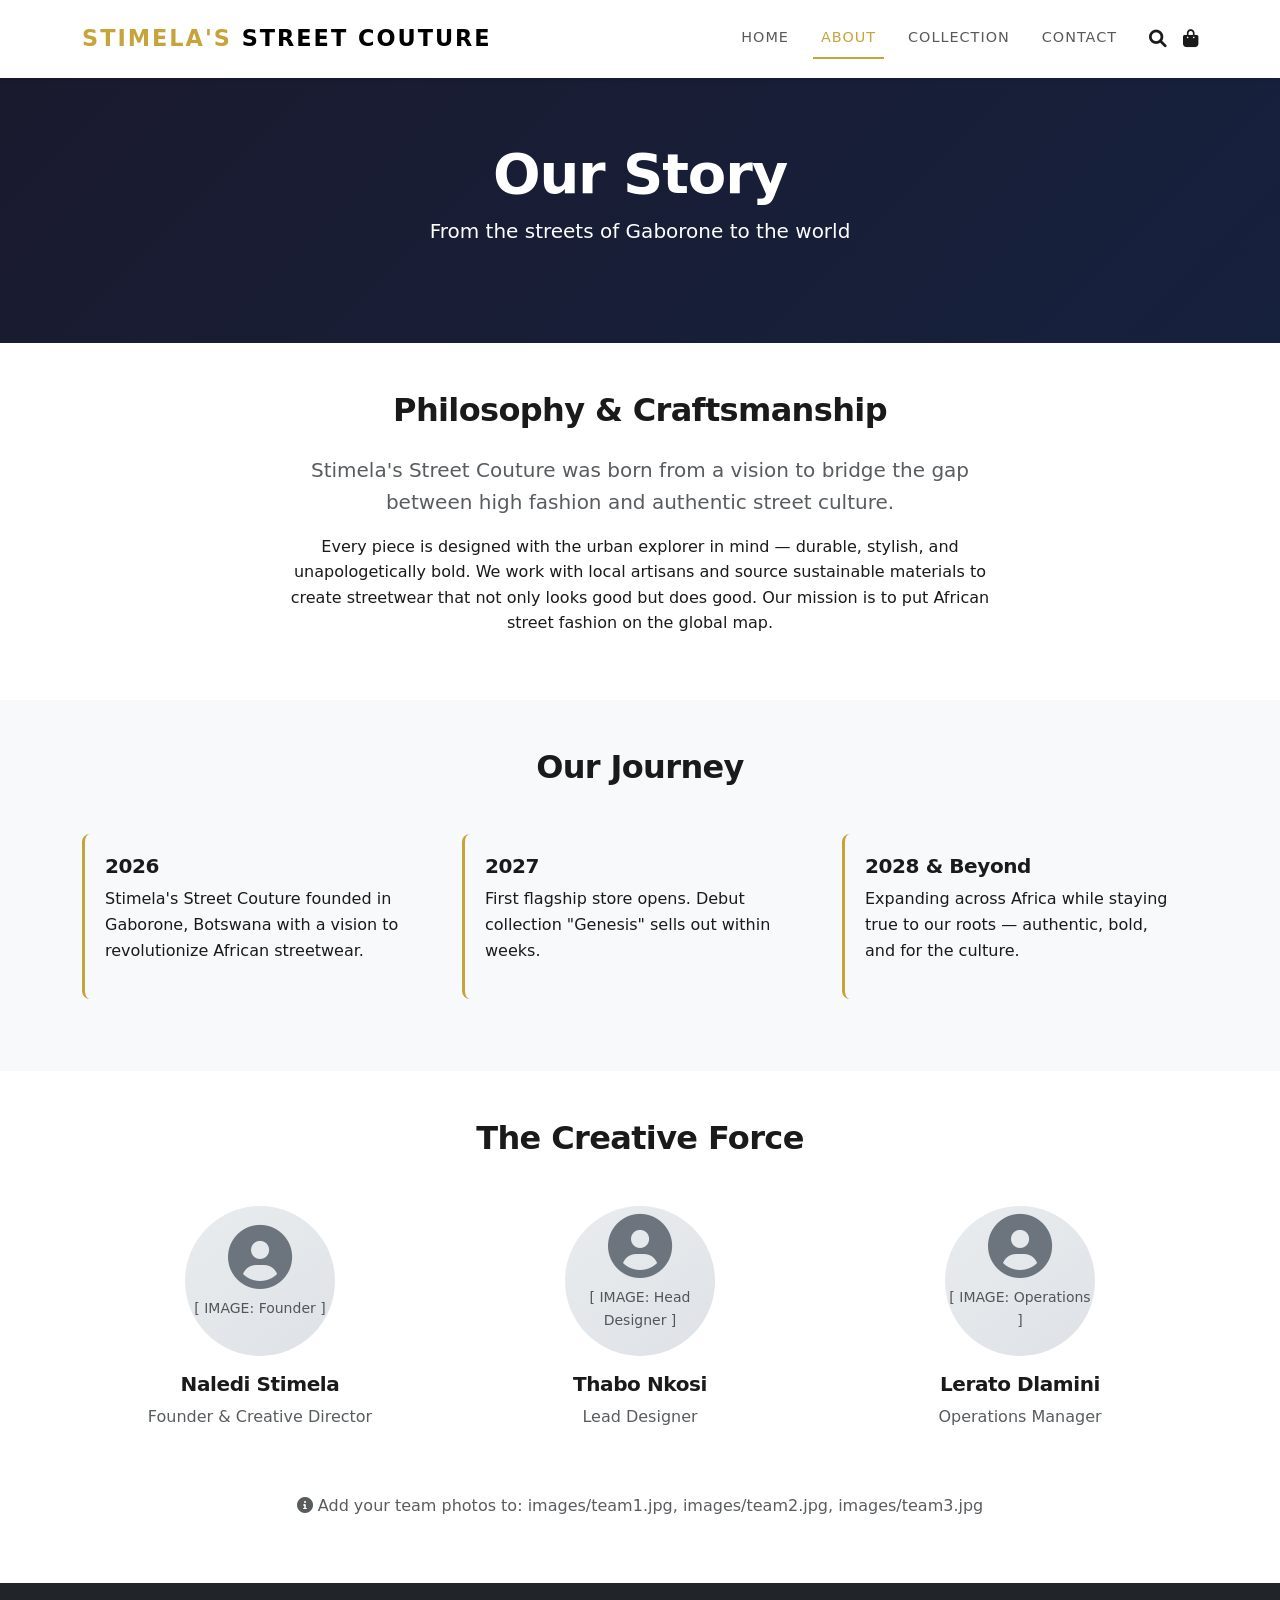
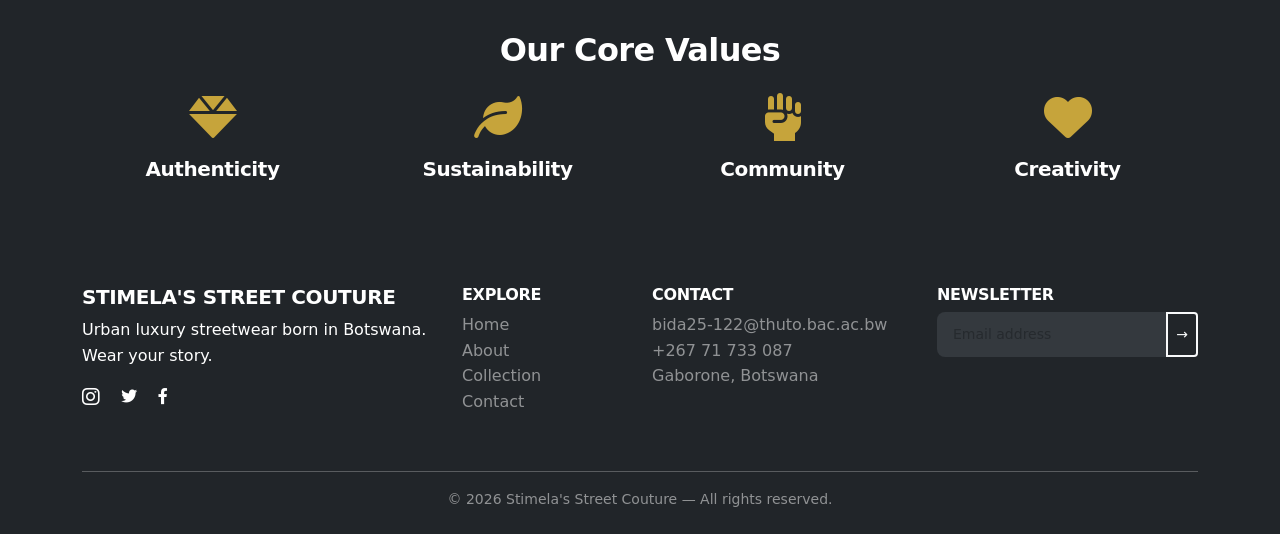
<file: about.html>
<!-- about.html - About Us Page -->
<!DOCTYPE html>
<html lang="en">
<head>
    <meta charset="UTF-8">
    <meta name="viewport" content="width=device-width, initial-scale=1.0">
    <title>Stimela's Street Couture | About - Our Story</title>
    <link href="https://cdn.jsdelivr.net/npm/bootstrap@5.3.0-alpha1/dist/css/bootstrap.min.css" rel="stylesheet">
    <link rel="stylesheet" href="https://cdnjs.cloudflare.com/ajax/libs/font-awesome/6.0.0-beta3/css/all.min.css">
    <link rel="stylesheet" href="css/style.css">
</head>
<body>

<!-- CONSISTENT NAVIGATION -->
<nav class="navbar navbar-expand-lg navbar-light bg-white py-3 shadow-sm fixed-top">
    <div class="container">
        <a class="navbar-brand fw-bold text-uppercase" href="index.html">
            <span class="brand-accent">STIMELA'S</span> STREET COUTURE
        </a>
        <button class="navbar-toggler" type="button" data-bs-toggle="collapse" data-bs-target="#navbarMain" aria-label="Toggle navigation">
            <span class="navbar-toggler-icon"></span>
        </button>
        <div class="collapse navbar-collapse" id="navbarMain">
            <ul class="navbar-nav ms-auto mb-2 mb-lg-0">
                <li class="nav-item"><a class="nav-link" href="index.html">HOME</a></li>
                <li class="nav-item"><a class="nav-link active" href="about.html">ABOUT</a></li>
                <li class="nav-item"><a class="nav-link" href="collection.html">COLLECTION</a></li>
                <li class="nav-item"><a class="nav-link" href="contact.html">CONTACT</a></li>
            </ul>
            <div class="ms-lg-3 d-flex">
                <i class="fas fa-search me-3 search-icon"></i>
                <i class="fas fa-shopping-bag bag-icon"></i>
            </div>
        </div>
    </div>
</nav>

<main>
    <!-- About Hero Section -->
    <section class="about-hero text-white text-center">
        <div class="container">
            <h1 class="display-4 fw-bold">Our Story</h1>
            <p class="lead">From the streets of Gaborone to the world</p>
        </div>
    </section>

    <!-- Our Philosophy -->
    <section class="py-5">
        <div class="container">
            <div class="row justify-content-center">
                <div class="col-lg-8 text-center">
                    <h2 class="fw-bold mb-4">Philosophy & Craftsmanship</h2>
                    <p class="lead text-muted">Stimela's Street Couture was born from a vision to bridge the gap between high fashion and authentic street culture.</p>
                    <p class="mt-3">Every piece is designed with the urban explorer in mind — durable, stylish, and unapologetically bold. We work with local artisans and source sustainable materials to create streetwear that not only looks good but does good. Our mission is to put African street fashion on the global map.</p>
                </div>
            </div>
        </div>
    </section>

    <!-- Timeline Section -->
    <section class="py-5 bg-light">
        <div class="container">
            <h2 class="text-center fw-bold mb-5">Our Journey</h2>
            <div class="row">
                <div class="col-md-4 mb-4">
                    <div class="timeline-item">
                        <h3 class="h5 fw-bold">2026</h3>
                        <p>Stimela's Street Couture founded in Gaborone, Botswana with a vision to revolutionize African streetwear.</p>
                    </div>
                </div>
                <div class="col-md-4 mb-4">
                    <div class="timeline-item">
                        <h3 class="h5 fw-bold">2027</h3>
                        <p>First flagship store opens. Debut collection "Genesis" sells out within weeks.</p>
                    </div>
                </div>
                <div class="col-md-4 mb-4">
                    <div class="timeline-item">
                        <h3 class="h5 fw-bold">2028 & Beyond</h3>
                        <p>Expanding across Africa while staying true to our roots — authentic, bold, and for the culture.</p>
                    </div>
                </div>
            </div>
        </div>
    </section>

    <!-- Team Section with Image Placeholders -->
    <section class="py-5">
        <div class="container">
            <h2 class="text-center fw-bold mb-5">The Creative Force</h2>
            <div class="row text-center">
                <div class="col-md-4 mb-4">
                    <div class="team-placeholder d-flex flex-column align-items-center justify-content-center">
                        <i class="fas fa-user-circle fa-4x text-secondary"></i>
                        <p class="small text-muted mt-2">[ IMAGE: Founder ]</p>
                    </div>
                    <h5 class="mt-3 fw-bold">Naledi Stimela</h5>
                    <p class="text-muted">Founder & Creative Director</p>
                </div>
                <div class="col-md-4 mb-4">
                    <div class="team-placeholder d-flex flex-column align-items-center justify-content-center">
                        <i class="fas fa-user-circle fa-4x text-secondary"></i>
                        <p class="small text-muted mt-2">[ IMAGE: Head Designer ]</p>
                    </div>
                    <h5 class="mt-3 fw-bold">Thabo Nkosi</h5>
                    <p class="text-muted">Lead Designer</p>
                </div>
                <div class="col-md-4 mb-4">
                    <div class="team-placeholder d-flex flex-column align-items-center justify-content-center">
                        <i class="fas fa-user-circle fa-4x text-secondary"></i>
                        <p class="small text-muted mt-2">[ IMAGE: Operations ]</p>
                    </div>
                    <h5 class="mt-3 fw-bold">Lerato Dlamini</h5>
                    <p class="text-muted">Operations Manager</p>
                </div>
            </div>
            <p class="text-center text-muted mt-4"><i class="fas fa-info-circle"></i> Add your team photos to: images/team1.jpg, images/team2.jpg, images/team3.jpg</p>
        </div>
    </section>

    <!-- Values Section -->
    <section class="py-5 bg-dark text-white">
        <div class="container text-center">
            <h2 class="fw-bold mb-4">Our Core Values</h2>
            <div class="row g-4">
                <div class="col-md-3">
                    <i class="fas fa-gem fa-3x text-gold mb-3"></i>
                    <h5>Authenticity</h5>
                </div>
                <div class="col-md-3">
                    <i class="fas fa-leaf fa-3x text-gold mb-3"></i>
                    <h5>Sustainability</h5>
                </div>
                <div class="col-md-3">
                    <i class="fas fa-hand-fist fa-3x text-gold mb-3"></i>
                    <h5>Community</h5>
                </div>
                <div class="col-md-3">
                    <i class="fas fa-heart fa-3x text-gold mb-3"></i>
                    <h5>Creativity</h5>
                </div>
            </div>
        </div>
    </section>
</main>

<!-- Footer -->
<footer class="bg-dark text-white pt-5 pb-4 mt-0">
    <div class="container">
        <div class="row">
            <div class="col-md-4 mb-4">
                <h5 class="text-uppercase fw-bold">STIMELA'S STREET COUTURE</h5>
                <p>Urban luxury streetwear born in Botswana. Wear your story.</p>
                <div class="social-icons">
                    <a href="#" class="text-white me-3"><i class="fab fa-instagram fa-lg"></i></a>
                    <a href="#" class="text-white me-3"><i class="fab fa-twitter"></i></a>
                    <a href="#" class="text-white"><i class="fab fa-facebook-f"></i></a>
                </div>
            </div>
            <div class="col-md-2 mb-4">
                <h6>EXPLORE</h6>
                <ul class="list-unstyled">
                    <li><a href="index.html" class="text-white-50 text-decoration-none">Home</a></li>
                    <li><a href="about.html" class="text-white-50 text-decoration-none">About</a></li>
                    <li><a href="collection.html" class="text-white-50 text-decoration-none">Collection</a></li>
                    <li><a href="contact.html" class="text-white-50 text-decoration-none">Contact</a></li>
                </ul>
            </div>
            <div class="col-md-3 mb-4">
                <h6>CONTACT</h6>
                <p class="text-white-50">bida25-122@thuto.bac.ac.bw<br>+267 71 733 087<br>Gaborone, Botswana</p>
            </div>
            <div class="col-md-3 mb-4">
                <h6>NEWSLETTER</h6>
                <div class="input-group">
                    <input type="email" class="form-control form-control-sm bg-secondary bg-opacity-25 border-0" placeholder="Email address">
                    <button class="btn btn-outline-light btn-sm" type="button">→</button>
                </div>
            </div>
        </div>
        <hr class="opacity-25">
        <div class="text-center text-white-50 small">© 2026 Stimela's Street Couture — All rights reserved.</div>
    </div>
</footer>

<script src="https://cdn.jsdelivr.net/npm/bootstrap@5.3.0-alpha1/dist/js/bootstrap.bundle.min.js"></script>
<script src="js/script.js"></script>
</body>
</html>
</file>
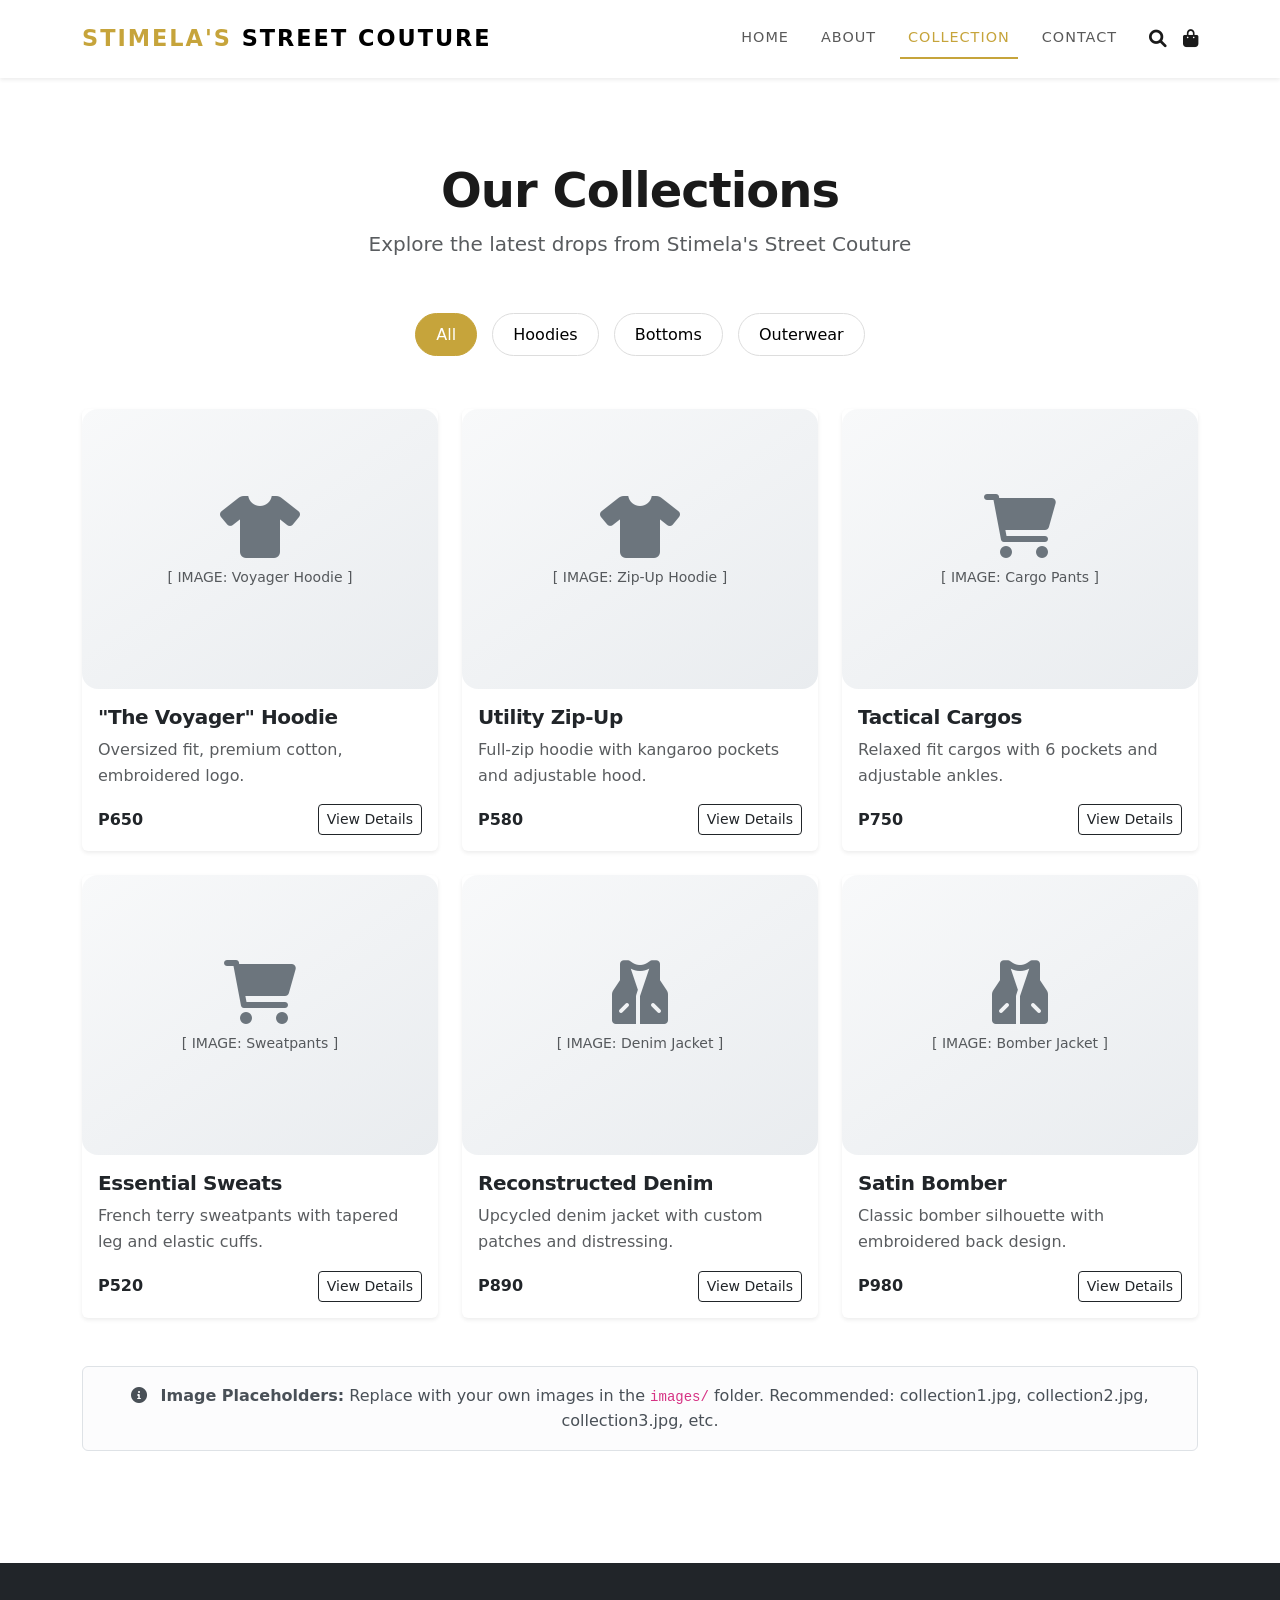
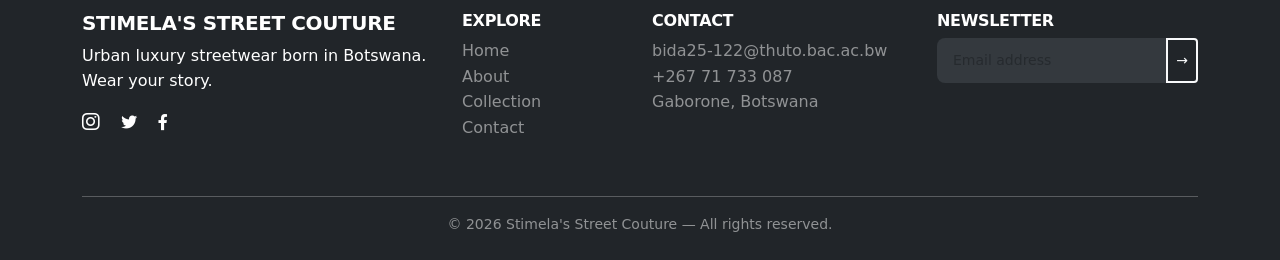
<file: collection.html>
<!-- collection.html - Collection / Gallery Page -->
<!DOCTYPE html>
<html lang="en">
<head>
    <meta charset="UTF-8">
    <meta name="viewport" content="width=device-width, initial-scale=1.0">
    <title>Stimela's Street Couture | Collection - Browse Our Drops</title>
    <link href="https://cdn.jsdelivr.net/npm/bootstrap@5.3.0-alpha1/dist/css/bootstrap.min.css" rel="stylesheet">
    <link rel="stylesheet" href="https://cdnjs.cloudflare.com/ajax/libs/font-awesome/6.0.0-beta3/css/all.min.css">
    <link rel="stylesheet" href="css/style.css">
</head>
<body>

<!-- CONSISTENT NAVIGATION -->
<nav class="navbar navbar-expand-lg navbar-light bg-white py-3 shadow-sm fixed-top">
    <div class="container">
        <a class="navbar-brand fw-bold text-uppercase" href="index.html">
            <span class="brand-accent">STIMELA'S</span> STREET COUTURE
        </a>
        <button class="navbar-toggler" type="button" data-bs-toggle="collapse" data-bs-target="#navbarMain" aria-label="Toggle navigation">
            <span class="navbar-toggler-icon"></span>
        </button>
        <div class="collapse navbar-collapse" id="navbarMain">
            <ul class="navbar-nav ms-auto mb-2 mb-lg-0">
                <li class="nav-item"><a class="nav-link" href="index.html">HOME</a></li>
                <li class="nav-item"><a class="nav-link" href="about.html">ABOUT</a></li>
                <li class="nav-item"><a class="nav-link active" href="collection.html">COLLECTION</a></li>
                <li class="nav-item"><a class="nav-link" href="contact.html">CONTACT</a></li>
            </ul>
            <div class="ms-lg-3 d-flex">
                <i class="fas fa-search me-3 search-icon"></i>
                <i class="fas fa-shopping-bag bag-icon"></i>
            </div>
        </div>
    </div>
</nav>

<main class="pt-4">
    <div class="container py-5">
        <div class="text-center mb-5">
            <h1 class="fw-bold display-5">Our Collections</h1>
            <p class="lead text-muted">Explore the latest drops from Stimela's Street Couture</p>
        </div>

        <!-- Filter Buttons (JavaScript powered) -->
        <div class="text-center mb-5">
            <button class="filter-btn active-filter" data-filter="all">All</button>
            <button class="filter-btn" data-filter="hoodies">Hoodies</button>
            <button class="filter-btn" data-filter="bottoms">Bottoms</button>
            <button class="filter-btn" data-filter="outerwear">Outerwear</button>
        </div>

        <!-- Collection Grid - IMAGE PLACEHOLDERS -->
        <div class="row g-4" id="collectionGrid">
            <!-- Hoodies -->
            <div class="col-md-6 col-lg-4 collection-item" data-category="hoodies">
                <div class="card h-100 border-0 shadow-sm">
                    <div class="collection-img-placeholder d-flex flex-column align-items-center justify-content-center">
                        <i class="fas fa-tshirt fa-4x text-secondary mb-2"></i>
                        <p class="small text-muted">[ IMAGE: Voyager Hoodie ]</p>
                    </div>
                    <div class="card-body">
                        <h5 class="card-title fw-bold">"The Voyager" Hoodie</h5>
                        <p class="card-text text-muted">Oversized fit, premium cotton, embroidered logo.</p>
                        <div class="d-flex justify-content-between align-items-center">
                            <span class="fw-bold">P650</span>
                            <a href="#" class="btn btn-sm btn-outline-dark">View Details</a>
                        </div>
                    </div>
                </div>
            </div>
            <div class="col-md-6 col-lg-4 collection-item" data-category="hoodies">
                <div class="card h-100 border-0 shadow-sm">
                    <div class="collection-img-placeholder d-flex flex-column align-items-center justify-content-center">
                        <i class="fas fa-tshirt fa-4x text-secondary mb-2"></i>
                        <p class="small text-muted">[ IMAGE: Zip-Up Hoodie ]</p>
                    </div>
                    <div class="card-body">
                        <h5 class="card-title fw-bold">Utility Zip-Up</h5>
                        <p class="card-text text-muted">Full-zip hoodie with kangaroo pockets and adjustable hood.</p>
                        <div class="d-flex justify-content-between align-items-center">
                            <span class="fw-bold">P580</span>
                            <a href="#" class="btn btn-sm btn-outline-dark">View Details</a>
                        </div>
                    </div>
                </div>
            </div>
            <!-- Bottoms -->
            <div class="col-md-6 col-lg-4 collection-item" data-category="bottoms">
                <div class="card h-100 border-0 shadow-sm">
                    <div class="collection-img-placeholder d-flex flex-column align-items-center justify-content-center">
                        <i class="fas fa-shopping-cart fa-4x text-secondary mb-2"></i>
                        <p class="small text-muted">[ IMAGE: Cargo Pants ]</p>
                    </div>
                    <div class="card-body">
                        <h5 class="card-title fw-bold">Tactical Cargos</h5>
                        <p class="card-text text-muted">Relaxed fit cargos with 6 pockets and adjustable ankles.</p>
                        <div class="d-flex justify-content-between align-items-center">
                            <span class="fw-bold">P750</span>
                            <a href="#" class="btn btn-sm btn-outline-dark">View Details</a>
                        </div>
                    </div>
                </div>
            </div>
            <div class="col-md-6 col-lg-4 collection-item" data-category="bottoms">
                <div class="card h-100 border-0 shadow-sm">
                    <div class="collection-img-placeholder d-flex flex-column align-items-center justify-content-center">
                        <i class="fas fa-shopping-cart fa-4x text-secondary mb-2"></i>
                        <p class="small text-muted">[ IMAGE: Sweatpants ]</p>
                    </div>
                    <div class="card-body">
                        <h5 class="card-title fw-bold">Essential Sweats</h5>
                        <p class="card-text text-muted">French terry sweatpants with tapered leg and elastic cuffs.</p>
                        <div class="d-flex justify-content-between align-items-center">
                            <span class="fw-bold">P520</span>
                            <a href="#" class="btn btn-sm btn-outline-dark">View Details</a>
                        </div>
                    </div>
                </div>
            </div>
            <!-- Outerwear -->
            <div class="col-md-6 col-lg-4 collection-item" data-category="outerwear">
                <div class="card h-100 border-0 shadow-sm">
                    <div class="collection-img-placeholder d-flex flex-column align-items-center justify-content-center">
                        <i class="fas fa-vest fa-4x text-secondary mb-2"></i>
                        <p class="small text-muted">[ IMAGE: Denim Jacket ]</p>
                    </div>
                    <div class="card-body">
                        <h5 class="card-title fw-bold">Reconstructed Denim</h5>
                        <p class="card-text text-muted">Upcycled denim jacket with custom patches and distressing.</p>
                        <div class="d-flex justify-content-between align-items-center">
                            <span class="fw-bold">P890</span>
                            <a href="#" class="btn btn-sm btn-outline-dark">View Details</a>
                        </div>
                    </div>
                </div>
            </div>
            <div class="col-md-6 col-lg-4 collection-item" data-category="outerwear">
                <div class="card h-100 border-0 shadow-sm">
                    <div class="collection-img-placeholder d-flex flex-column align-items-center justify-content-center">
                        <i class="fas fa-vest fa-4x text-secondary mb-2"></i>
                        <p class="small text-muted">[ IMAGE: Bomber Jacket ]</p>
                    </div>
                    <div class="card-body">
                        <h5 class="card-title fw-bold">Satin Bomber</h5>
                        <p class="card-text text-muted">Classic bomber silhouette with embroidered back design.</p>
                        <div class="d-flex justify-content-between align-items-center">
                            <span class="fw-bold">P980</span>
                            <a href="#" class="btn btn-sm btn-outline-dark">View Details</a>
                        </div>
                    </div>
                </div>
            </div>
        </div>

        <!-- Image Instructions -->
        <div class="alert alert-light mt-5 text-center border">
            <i class="fas fa-info-circle me-2"></i>
            <strong>Image Placeholders:</strong> Replace with your own images in the <code>images/</code> folder. 
            Recommended: collection1.jpg, collection2.jpg, collection3.jpg, etc.
        </div>
    </div>
</main>

<!-- Footer -->
<footer class="bg-dark text-white pt-5 pb-4 mt-5">
    <div class="container">
        <div class="row">
            <div class="col-md-4 mb-4">
                <h5 class="text-uppercase fw-bold">STIMELA'S STREET COUTURE</h5>
                <p>Urban luxury streetwear born in Botswana. Wear your story.</p>
                <div class="social-icons">
                    <a href="#" class="text-white me-3"><i class="fab fa-instagram fa-lg"></i></a>
                    <a href="#" class="text-white me-3"><i class="fab fa-twitter"></i></a>
                    <a href="#" class="text-white"><i class="fab fa-facebook-f"></i></a>
                </div>
            </div>
            <div class="col-md-2 mb-4">
                <h6>EXPLORE</h6>
                <ul class="list-unstyled">
                    <li><a href="index.html" class="text-white-50 text-decoration-none">Home</a></li>
                    <li><a href="about.html" class="text-white-50 text-decoration-none">About</a></li>
                    <li><a href="collection.html" class="text-white-50 text-decoration-none">Collection</a></li>
                    <li><a href="contact.html" class="text-white-50 text-decoration-none">Contact</a></li>
                </ul>
            </div>
            <div class="col-md-3 mb-4">
                <h6>CONTACT</h6>
                <p class="text-white-50">bida25-122@thuto.bac.ac.bw<br>+267 71 733 087<br>Gaborone, Botswana</p>
            </div>
            <div class="col-md-3 mb-4">
                <h6>NEWSLETTER</h6>
                <div class="input-group">
                    <input type="email" class="form-control form-control-sm bg-secondary bg-opacity-25 border-0" placeholder="Email address">
                    <button class="btn btn-outline-light btn-sm" type="button">→</button>
                </div>
            </div>
        </div>
        <hr class="opacity-25">
        <div class="text-center text-white-50 small">© 2026 Stimela's Street Couture — All rights reserved.</div>
    </div>
</footer>

<script src="https://cdn.jsdelivr.net/npm/bootstrap@5.3.0-alpha1/dist/js/bootstrap.bundle.min.js"></script>
<script src="js/script.js"></script>
</body>
</html>
</file>
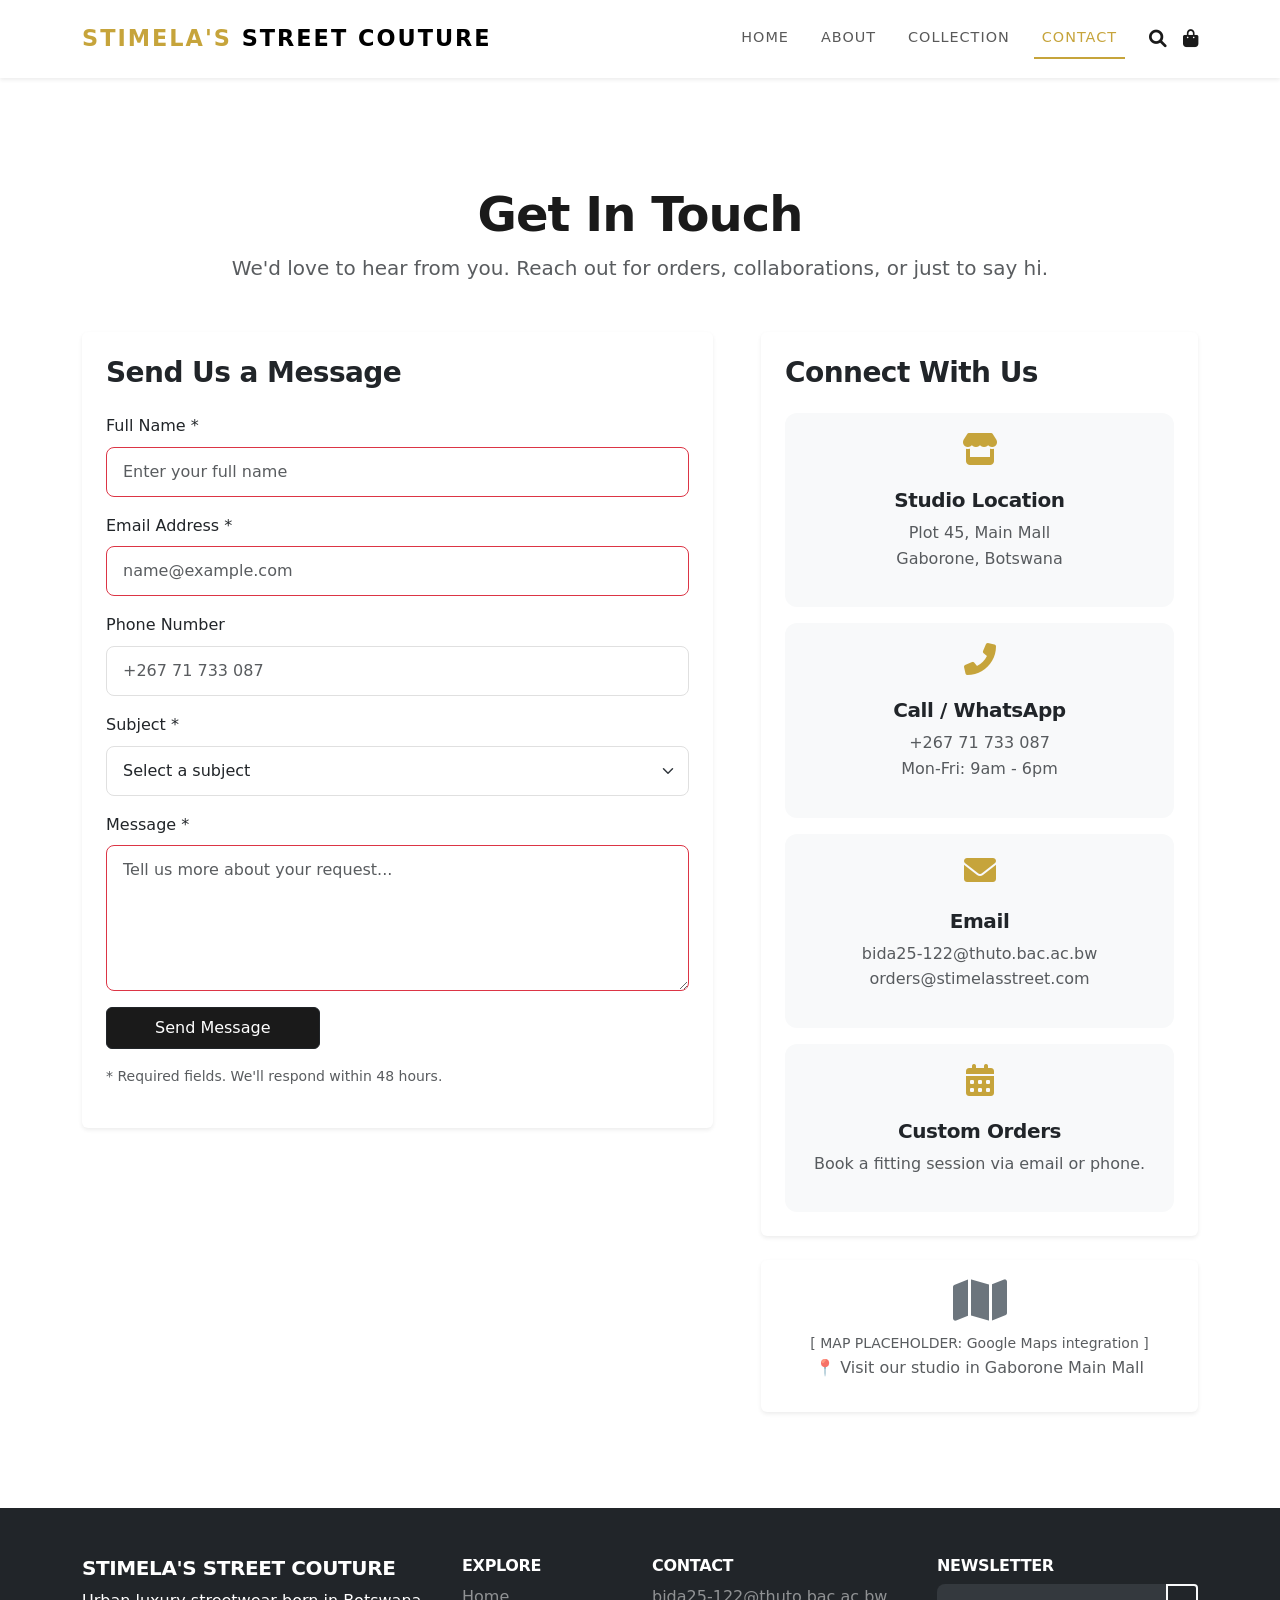
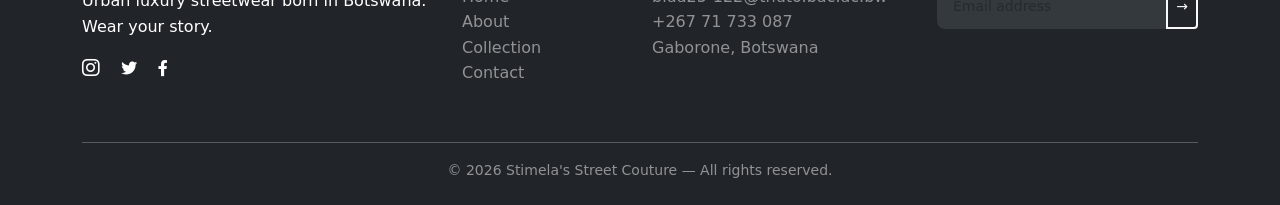
<file: contact.html>
<!-- contact.html - Contact Page with HTML5 Form -->
<!DOCTYPE html>
<html lang="en">
<head>
    <meta charset="UTF-8">
    <meta name="viewport" content="width=device-width, initial-scale=1.0">
    <title>Stimela's Street Couture | Contact - Get In Touch</title>
    <link href="https://cdn.jsdelivr.net/npm/bootstrap@5.3.0-alpha1/dist/css/bootstrap.min.css" rel="stylesheet">
    <link rel="stylesheet" href="https://cdnjs.cloudflare.com/ajax/libs/font-awesome/6.0.0-beta3/css/all.min.css">
    <link rel="stylesheet" href="css/style.css">
</head>
<body>

<!-- CONSISTENT NAVIGATION -->
<nav class="navbar navbar-expand-lg navbar-light bg-white py-3 shadow-sm fixed-top">
    <div class="container">
        <a class="navbar-brand fw-bold text-uppercase" href="index.html">
            <span class="brand-accent">STIMELA'S</span> STREET COUTURE
        </a>
        <button class="navbar-toggler" type="button" data-bs-toggle="collapse" data-bs-target="#navbarMain" aria-label="Toggle navigation">
            <span class="navbar-toggler-icon"></span>
        </button>
        <div class="collapse navbar-collapse" id="navbarMain">
            <ul class="navbar-nav ms-auto mb-2 mb-lg-0">
                <li class="nav-item"><a class="nav-link" href="index.html">HOME</a></li>
                <li class="nav-item"><a class="nav-link" href="about.html">ABOUT</a></li>
                <li class="nav-item"><a class="nav-link" href="collection.html">COLLECTION</a></li>
                <li class="nav-item"><a class="nav-link active" href="contact.html">CONTACT</a></li>
            </ul>
            <div class="ms-lg-3 d-flex">
                <i class="fas fa-search me-3 search-icon"></i>
                <i class="fas fa-shopping-bag bag-icon"></i>
            </div>
        </div>
    </div>
</nav>

<main class="pt-5">
    <div class="container py-5">
        <div class="text-center mb-5">
            <h1 class="fw-bold display-5">Get In Touch</h1>
            <p class="lead text-muted">We'd love to hear from you. Reach out for orders, collaborations, or just to say hi.</p>
        </div>

        <div class="row g-5">
            <!-- Contact Form with HTML5 validation attributes -->
            <div class="col-lg-7">
                <div class="card border-0 shadow-sm p-4">
                    <h3 class="fw-bold mb-4">Send Us a Message</h3>
                    <form id="contactForm" novalidate>
                        <div class="mb-3">
                            <label for="name" class="form-label">Full Name *</label>
                            <input type="text" class="form-control" id="name" name="name" required minlength="2" placeholder="Enter your full name">
                            <div class="invalid-feedback">Please enter your full name.</div>
                        </div>
                        <div class="mb-3">
                            <label for="email" class="form-label">Email Address *</label>
                            <input type="email" class="form-control" id="email" name="email" required placeholder="name@example.com">
                            <div class="invalid-feedback">Please enter a valid email address.</div>
                        </div>
                        <div class="mb-3">
                            <label for="phone" class="form-label">Phone Number</label>
                            <input type="tel" class="form-control" id="phone" name="phone" placeholder="+267 71 733 087">
                        </div>
                        <div class="mb-3">
                            <label for="subject" class="form-label">Subject *</label>
                            <select class="form-select" id="subject" name="subject" required>
                                <option value="">Select a subject</option>
                                <option value="order">Order Inquiry</option>
                                <option value="custom">Custom Design Request</option>
                                <option value="collaboration">Collaboration</option>
                                <option value="general">General Inquiry</option>
                            </select>
                            <div class="invalid-feedback">Please select a subject.</div>
                        </div>
                        <div class="mb-3">
                            <label for="message" class="form-label">Message *</label>
                            <textarea class="form-control" id="message" name="message" rows="5" required minlength="10" placeholder="Tell us more about your request..."></textarea>
                            <div class="invalid-feedback">Please enter your message (at least 10 characters).</div>
                        </div>
                        <button type="submit" class="btn btn-dark px-5 py-2">Send Message</button>
                        <p class="small text-muted mt-3">* Required fields. We'll respond within 48 hours.</p>
                    </form>
                </div>
            </div>

            <!-- Contact Information - UPDATED with new details -->
            <div class="col-lg-5">
                <div class="card border-0 shadow-sm p-4">
                    <h3 class="fw-bold mb-4">Connect With Us</h3>
                    <div class="contact-info-item mb-3">
                        <i class="fas fa-store fa-2x"></i>
                        <h5 class="mt-2">Studio Location</h5>
                        <p class="text-muted">Plot 45, Main Mall<br>Gaborone, Botswana</p>
                    </div>
                    <div class="contact-info-item mb-3">
                        <i class="fas fa-phone-alt fa-2x"></i>
                        <h5 class="mt-2">Call / WhatsApp</h5>
                        <p class="text-muted">+267 71 733 087<br>Mon-Fri: 9am - 6pm</p>
                    </div>
                    <div class="contact-info-item mb-3">
                        <i class="fas fa-envelope fa-2x"></i>
                        <h5 class="mt-2">Email</h5>
                        <p class="text-muted">bida25-122@thuto.bac.ac.bw<br>orders@stimelasstreet.com</p>
                    </div>
                    <div class="contact-info-item">
                        <i class="fas fa-calendar-alt fa-2x"></i>
                        <h5 class="mt-2">Custom Orders</h5>
                        <p class="text-muted">Book a fitting session via email or phone.</p>
                    </div>
                </div>
                <!-- Map Placeholder -->
                <div class="card border-0 shadow-sm mt-4 p-3 text-center">
                    <i class="fas fa-map fa-3x text-secondary mb-2"></i>
                    <p class="small text-muted mb-0">[ MAP PLACEHOLDER: Google Maps integration ]</p>
                    <p class="text-muted">📍 Visit our studio in Gaborone Main Mall</p>
                </div>
            </div>
        </div>
    </div>
</main>

<!-- Footer - UPDATED -->
<footer class="bg-dark text-white pt-5 pb-4 mt-5">
    <div class="container">
        <div class="row">
            <div class="col-md-4 mb-4">
                <h5 class="text-uppercase fw-bold">STIMELA'S STREET COUTURE</h5>
                <p>Urban luxury streetwear born in Botswana. Wear your story.</p>
                <div class="social-icons">
                    <a href="#" class="text-white me-3"><i class="fab fa-instagram fa-lg"></i></a>
                    <a href="#" class="text-white me-3"><i class="fab fa-twitter"></i></a>
                    <a href="#" class="text-white"><i class="fab fa-facebook-f"></i></a>
                </div>
            </div>
            <div class="col-md-2 mb-4">
                <h6>EXPLORE</h6>
                <ul class="list-unstyled">
                    <li><a href="index.html" class="text-white-50 text-decoration-none">Home</a></li>
                    <li><a href="about.html" class="text-white-50 text-decoration-none">About</a></li>
                    <li><a href="collection.html" class="text-white-50 text-decoration-none">Collection</a></li>
                    <li><a href="contact.html" class="text-white-50 text-decoration-none">Contact</a></li>
                </ul>
            </div>
            <div class="col-md-3 mb-4">
                <h6>CONTACT</h6>
                <p class="text-white-50">bida25-122@thuto.bac.ac.bw<br>+267 71 733 087<br>Gaborone, Botswana</p>
            </div>
            <div class="col-md-3 mb-4">
                <h6>NEWSLETTER</h6>
                <div class="input-group">
                    <input type="email" class="form-control form-control-sm bg-secondary bg-opacity-25 border-0" placeholder="Email address">
                    <button class="btn btn-outline-light btn-sm" type="button">→</button>
                </div>
            </div>
        </div>
        <hr class="opacity-25">
        <div class="text-center text-white-50 small">© 2026 Stimela's Street Couture — All rights reserved.</div>
    </div>
</footer>

<script src="https://cdn.jsdelivr.net/npm/bootstrap@5.3.0-alpha1/dist/js/bootstrap.bundle.min.js"></script>
<script src="js/script.js"></script>
</body>
</html>
</file>
<file: css/style.css>
/* css/style.css - External Stylesheet */
/* Stimela's Street Couture - Main CSS File */

/* ========== RESET & BASE STYLES ========== */
* {
    margin: 0;
    padding: 0;
    box-sizing: border-box;
}

body {
    font-family: 'Poppins', 'Segoe UI', system-ui, -apple-system, sans-serif;
    padding-top: 90px;
    color: #1a1a1a;
    background-color: #ffffff;
    line-height: 1.6;
}

/* ========== TYPOGRAPHY ========== */
h1, h2, h3, h4, h5, h6 {
    font-weight: 600;
    letter-spacing: -0.02em;
}

.brand-accent {
    color: #c6a43b;
    font-weight: 800;
}

/* ========== NAVIGATION STYLES ========== */
.navbar {
    transition: all 0.3s ease;
}

.navbar-brand {
    font-size: 1.4rem;
    letter-spacing: 2px;
}

.nav-link {
    font-weight: 500;
    font-size: 0.9rem;
    letter-spacing: 1px;
    margin: 0 8px;
    transition: color 0.3s ease;
    position: relative;
}

.nav-link:hover {
    color: #c6a43b !important;
}

.nav-link.active {
    color: #c6a43b !important;
    border-bottom: 2px solid #c6a43b;
}

.search-icon, .bag-icon {
    cursor: pointer;
    transition: color 0.3s ease;
    font-size: 1.1rem;
}

.search-icon:hover, .bag-icon:hover {
    color: #c6a43b;
}

/* ========== HERO SECTION ========== */
.hero-section {
    height: 85vh;
    min-height: 550px;
    background: linear-gradient(rgba(0, 0, 0, 0.55), rgba(0, 0, 0, 0.55)), 
                url('../images/hero-placeholder.jpg') no-repeat center center/cover;
    background-size: cover;
    margin-top: -90px;
    position: relative;
}

.hero-section::before {
    content: '';
    position: absolute;
    top: 0;
    left: 0;
    width: 100%;
    height: 100%;
    background: linear-gradient(135deg, #1a1a2e 0%, #0f0f1a 100%);
    z-index: -1;
}

.hero-section .container {
    position: relative;
    z-index: 2;
}

/* ========== IMAGE PLACEHOLDERS ========== */
.placeholder-img {
    background: linear-gradient(145deg, #e9ecef 0%, #dee2e6 100%);
    display: flex;
    align-items: center;
    justify-content: center;
}

.placeholder-img-card {
    width: 100%;
    height: 160px;
    background: linear-gradient(145deg, #f1f3f5 0%, #e9ecef 100%);
    border-radius: 12px;
    display: flex;
    align-items: center;
    justify-content: center;
}

.img-placeholder-custom {
    transition: transform 0.3s ease;
}

.img-placeholder-custom:hover {
    transform: translateY(-5px);
}

.collection-img-placeholder {
    height: 280px;
    background: linear-gradient(145deg, #f8f9fa 0%, #e9ecef 100%);
    display: flex;
    flex-direction: column;
    align-items: center;
    justify-content: center;
    border-radius: 16px;
}

/* ========== BUTTONS ========== */
.btn-outline-light {
    border-width: 2px;
    transition: all 0.3s ease;
}

.btn-outline-light:hover {
    background-color: #c6a43b;
    border-color: #c6a43b;
    color: #fff;
}

.btn-dark {
    background-color: #1a1a1a;
    transition: all 0.3s ease;
}

.btn-dark:hover {
    background-color: #c6a43b;
    border-color: #c6a43b;
    color: #1a1a1a;
}

/* ========== CARDS ========== */
.card {
    transition: transform 0.3s ease, box-shadow 0.3s ease;
    overflow: hidden;
}

.card:hover {
    transform: translateY(-8px);
    box-shadow: 0 20px 35px -12px rgba(0, 0, 0, 0.15) !important;
}

/* ========== FORM STYLES ========== */
.form-control, .form-select {
    border: 1px solid #e0e0e0;
    border-radius: 8px;
    padding: 12px 16px;
    transition: all 0.3s ease;
}

.form-control:focus, .form-select:focus {
    border-color: #c6a43b;
    box-shadow: 0 0 0 0.2rem rgba(198, 164, 59, 0.25);
}

.form-label {
    font-weight: 500;
    margin-bottom: 8px;
}

.contact-info-item {
    padding: 20px;
    background-color: #f8f9fa;
    border-radius: 12px;
    transition: all 0.3s ease;
    text-align: center;
}

.contact-info-item:hover {
    background-color: #fff;
    box-shadow: 0 10px 25px -8px rgba(0, 0, 0, 0.1);
    transform: translateY(-3px);
}

.contact-info-item i {
    color: #c6a43b;
    margin-bottom: 15px;
}

/* ========== ABOUT PAGE STYLES ========== */
.about-hero {
    background: linear-gradient(135deg, #1a1a2e 0%, #16213e 100%);
    padding: 80px 0;
    margin-top: -30px;
}

.timeline-item {
    padding: 20px;
    border-left: 3px solid #c6a43b;
    background: #f8f9fa;
    border-radius: 8px;
    transition: all 0.3s ease;
}

.timeline-item:hover {
    background: #fff;
    box-shadow: 0 5px 20px rgba(0, 0, 0, 0.05);
    transform: translateX(5px);
}

.team-placeholder {
    width: 150px;
    height: 150px;
    background: linear-gradient(145deg, #e9ecef 0%, #dee2e6 100%);
    border-radius: 50%;
    margin: 0 auto 15px;
    display: flex;
    align-items: center;
    justify-content: center;
}

/* ========== COLLECTION PAGE STYLES ========== */
.filter-btn {
    background: transparent;
    border: 1px solid #ddd;
    padding: 8px 20px;
    margin: 5px;
    border-radius: 30px;
    transition: all 0.3s ease;
    cursor: pointer;
}

.filter-btn:hover, .filter-btn.active-filter {
    background-color: #c6a43b;
    border-color: #c6a43b;
    color: white;
}

.collection-item {
    transition: all 0.3s ease;
}

.collection-item.hide-item {
    display: none;
}

/* ========== FOOTER ========== */
footer {
    margin-top: 60px;
}

footer a {
    transition: color 0.3s ease;
}

footer a:hover {
    color: #c6a43b !important;
}

.social-icons a {
    transition: all 0.3s ease;
    display: inline-block;
}

.social-icons a:hover {
    transform: translateY(-3px);
    color: #c6a43b !important;
}

/* ========== RESPONSIVE STYLES ========== */
@media (max-width: 768px) {
    body {
        padding-top: 70px;
    }
    
    .hero-section {
        height: 60vh;
        min-height: 400px;
    }
    
    .hero-section h1 {
        font-size: 2rem;
    }
    
    .navbar-brand {
        font-size: 1rem;
    }
}

@media (max-width: 576px) {
    .hero-section h1 {
        font-size: 1.75rem;
    }
    
    .btn-lg {
        padding: 10px 24px !important;
        font-size: 0.9rem;
    }
}

/* ========== UTILITY CLASSES ========== */
.bg-gold {
    background-color: #c6a43b;
}

.text-gold {
    color: #c6a43b;
}

input:invalid, textarea:invalid {
    border-color: #dc3545;
}

.error-message {
    color: #dc3545;
    font-size: 0.8rem;
    margin-top: 5px;
    display: none;
}

.scroll-top-btn {
    position: fixed;
    bottom: 30px;
    right: 30px;
    width: 45px;
    height: 45px;
    background-color: #c6a43b;
    color: white;
    border: none;
    border-radius: 50%;
    cursor: pointer;
    opacity: 0;
    visibility: hidden;
    transition: all 0.3s ease;
    z-index: 999;
}

.scroll-top-btn.show {
    opacity: 1;
    visibility: visible;
}

.scroll-top-btn:hover {
    background-color: #1a1a1a;
    transform: translateY(-3px);
}
</file>
